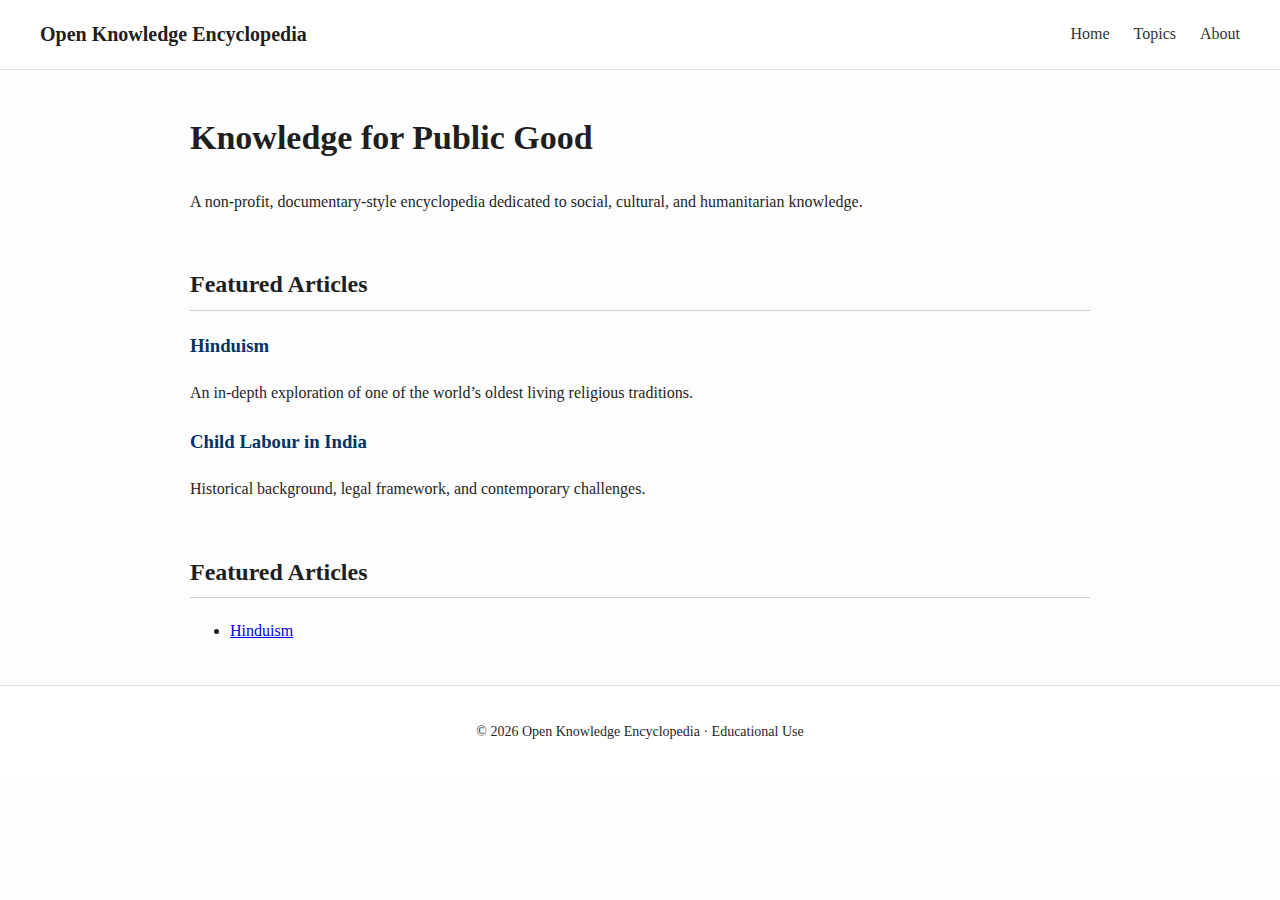
<file: index.html>
<!DOCTYPE html>
<html lang="en">
<head>
  <meta charset="UTF-8">
  <title>Sanskriti knowledge</title>
  <link rel="stylesheet" href="style.css">
</head>
<body>

<header class="topbar">
  <div class="logo">Open Knowledge Encyclopedia</div>
  <nav>
    <a href="#">Home</a>
    <a href="#">Topics</a>
    <a href="#">About</a>
  </nav>
</header>

<main class="home">

  <section class="intro">
    <h1>Knowledge for Public Good</h1>
    <p>
      A non-profit, documentary-style encyclopedia dedicated to social,
      cultural, and humanitarian knowledge.
    </p>
  </section>

  <section class="featured">
    <h2>Featured Articles</h2>

    <article>
      <h3><a href="article.html">Hinduism</a></h3>
      <p>
        An in-depth exploration of one of the world’s oldest living religious
        traditions.
      </p>
    </article>

    <article>
      <h3><a href="article.html">Child Labour in India</a></h3>
      <p>
        Historical background, legal framework, and contemporary challenges.
      </p>
    </article>
    <h2>Featured Articles</h2>
<ul>
  <li><a href="hinduism.html">Hinduism</a></li>
</ul>


  </section>

</main>

<footer class="footer">
  <p>© 2026 Open Knowledge Encyclopedia · Educational Use</p>
</footer>

</body>
</html>
</file>
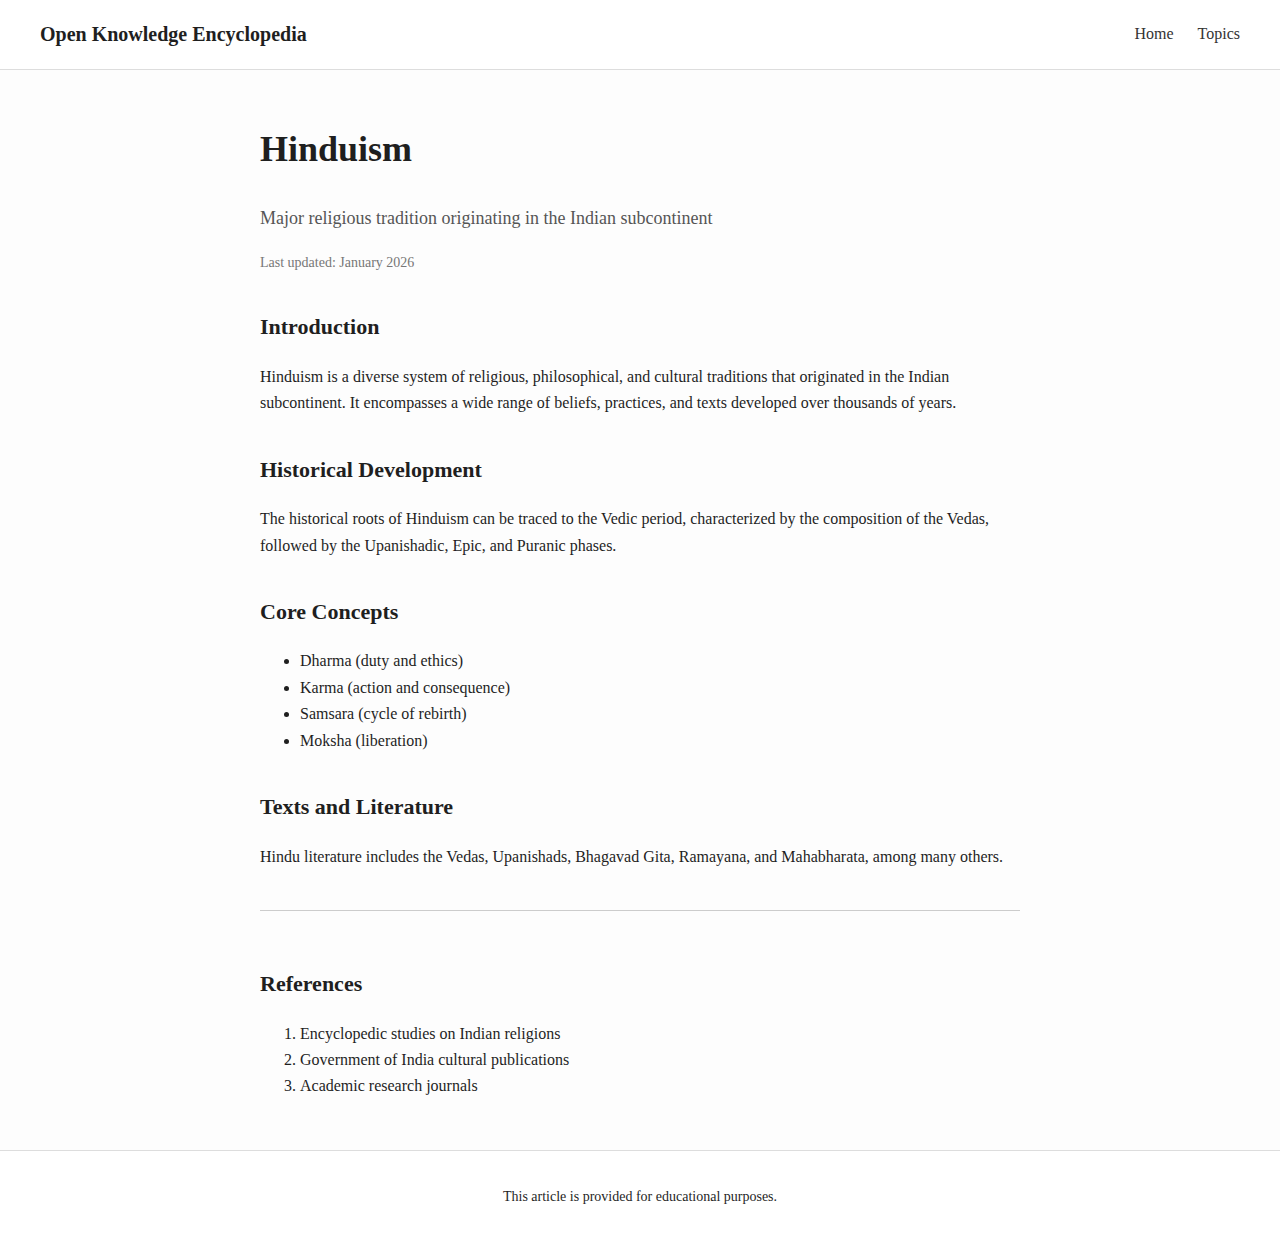
<file: article.html>
<!DOCTYPE html>
<html lang="en">
<head>
  <meta charset="UTF-8">
  <title>Hinduism | Open Knowledge Encyclopedia</title>
  <link rel="stylesheet" href="style.css">
</head>
<body>

<header class="topbar">
  <div class="logo">Open Knowledge Encyclopedia</div>
  <nav>
    <a href="index.html">Home</a>
    <a href="#">Topics</a>
  </nav>
</header>

<main class="article-page">

  <article class="article-content">

    <h1>Hinduism</h1>
    <p class="subtitle">
      Major religious tradition originating in the Indian subcontinent
    </p>

    <p class="meta">
      Last updated: January 2026
    </p>

    <section>
      <h2>Introduction</h2>
      <p>
        Hinduism is a diverse system of religious, philosophical, and cultural
        traditions that originated in the Indian subcontinent. It encompasses
        a wide range of beliefs, practices, and texts developed over thousands
        of years.
      </p>
    </section>

    <section>
      <h2>Historical Development</h2>
      <p>
        The historical roots of Hinduism can be traced to the Vedic period,
        characterized by the composition of the Vedas, followed by the
        Upanishadic, Epic, and Puranic phases.
      </p>
    </section>

    <section>
      <h2>Core Concepts</h2>
      <ul>
        <li>Dharma (duty and ethics)</li>
        <li>Karma (action and consequence)</li>
        <li>Samsara (cycle of rebirth)</li>
        <li>Moksha (liberation)</li>
      </ul>
    </section>

    <section>
      <h2>Texts and Literature</h2>
      <p>
        Hindu literature includes the Vedas, Upanishads, Bhagavad Gita, Ramayana,
        and Mahabharata, among many others.
      </p>
    </section>

    <section class="references">
      <h2>References</h2>
      <ol>
        <li>Encyclopedic studies on Indian religions</li>
        <li>Government of India cultural publications</li>
        <li>Academic research journals</li>
      </ol>
    </section>

  </article>

</main>

<footer class="footer">
  <p>This article is provided for educational purposes.</p>
</footer>

</body>
</html>
</file>
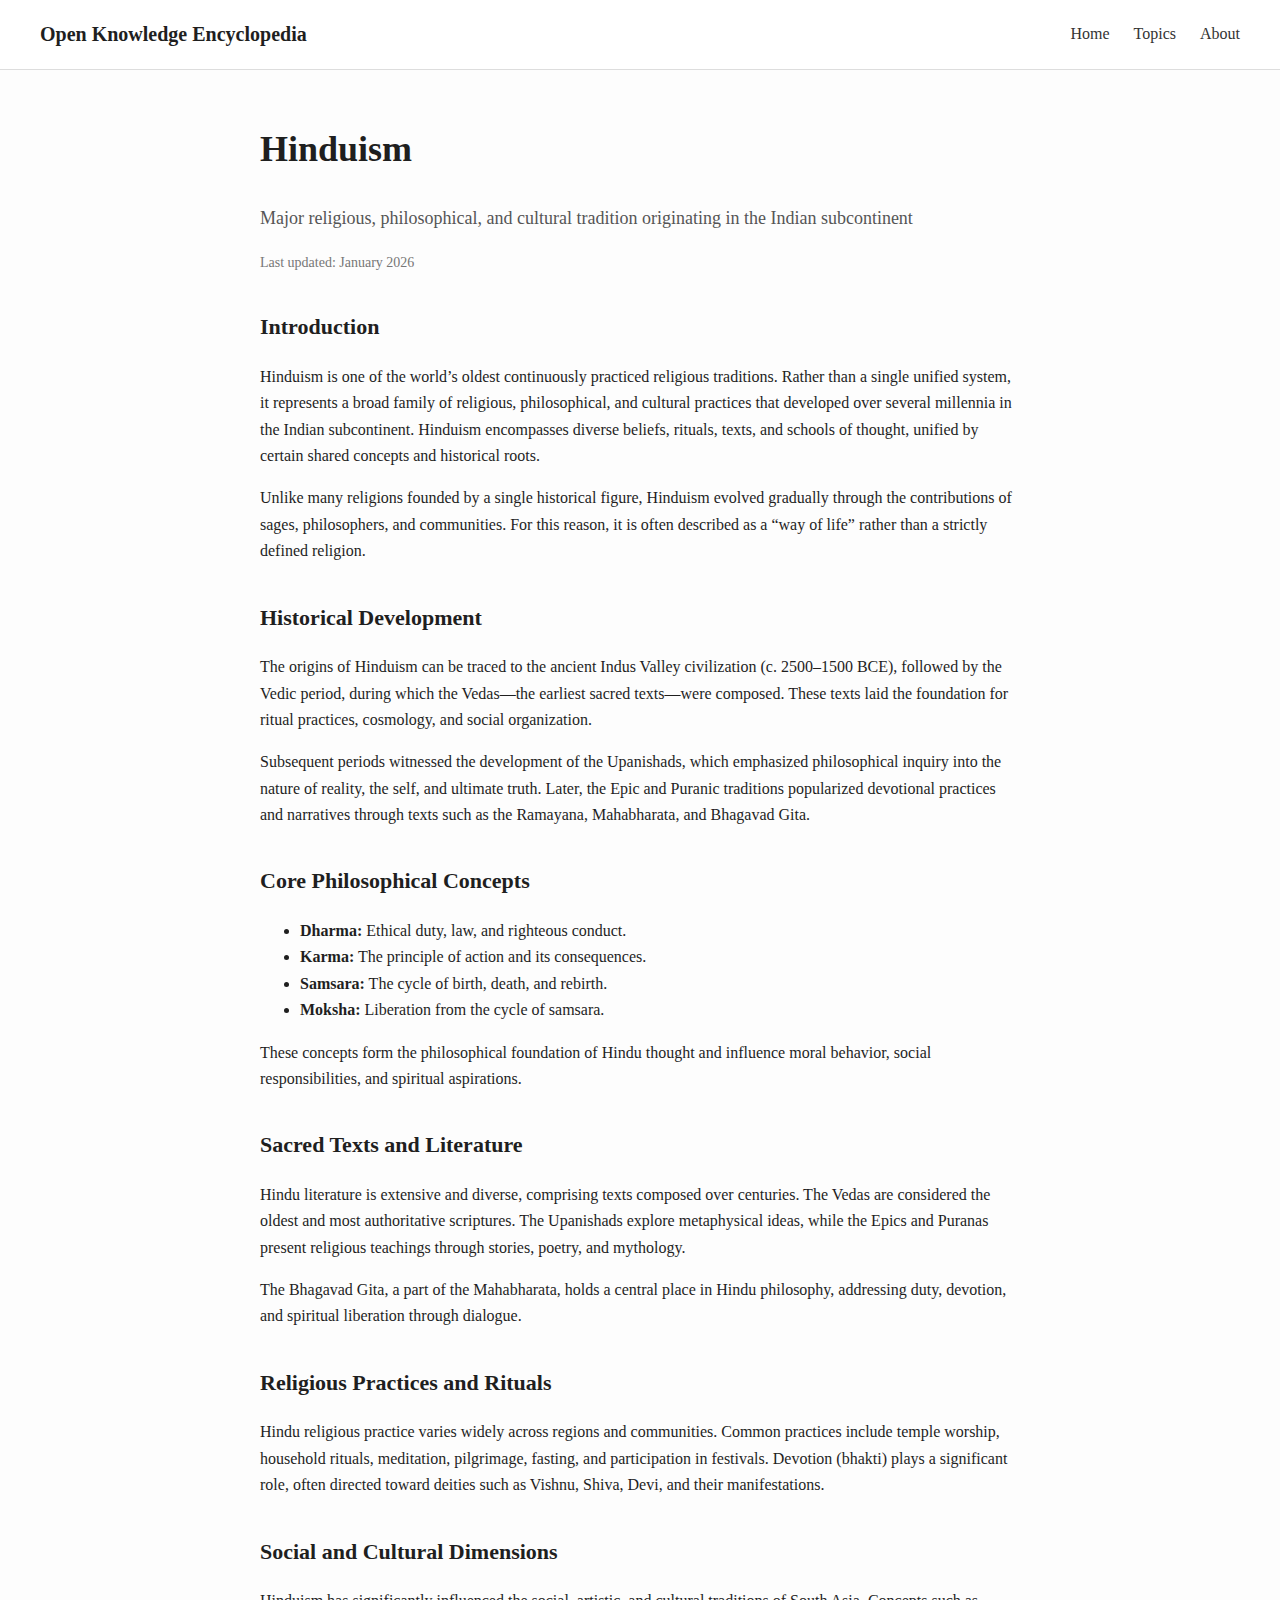
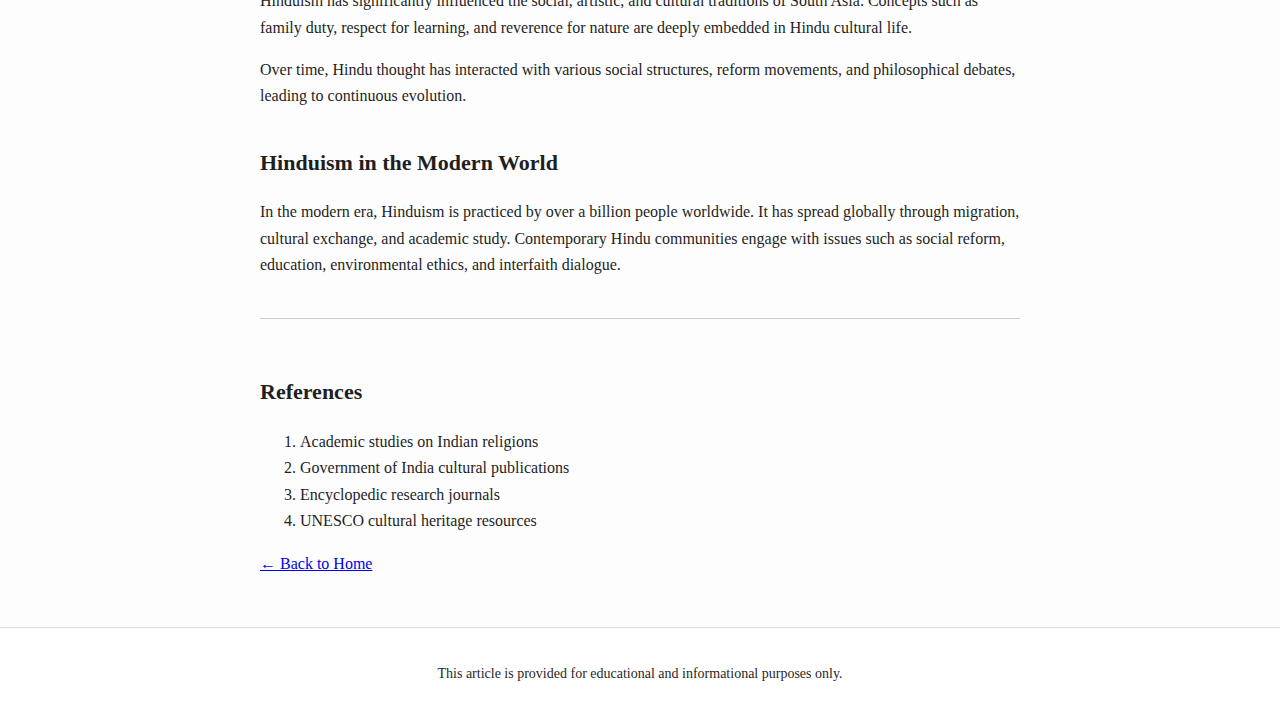
<file: hinduism.html>
<!DOCTYPE html>
<html lang="en">
<head>
  <meta charset="UTF-8">
  <title>Hinduism | Open Knowledge Encyclopedia</title>
  <link rel="stylesheet" href="style.css">
</head>
<body>

<header class="topbar">
  <div class="logo">Open Knowledge Encyclopedia</div>
  <nav>
    <a href="index.html">Home</a>
    <a href="#">Topics</a>
    <a href="#">About</a>
  </nav>
</header>

<main class="article-page">

  <article class="article-content">

    <h1>Hinduism</h1>
    <p class="subtitle">
      Major religious, philosophical, and cultural tradition originating in the Indian subcontinent
    </p>

    <p class="meta">
      Last updated: January 2026
    </p>

    <!-- INTRODUCTION -->
    <section>
      <h2>Introduction</h2>
      <p>
        Hinduism is one of the world’s oldest continuously practiced religious traditions.
        Rather than a single unified system, it represents a broad family of religious,
        philosophical, and cultural practices that developed over several millennia in
        the Indian subcontinent. Hinduism encompasses diverse beliefs, rituals, texts,
        and schools of thought, unified by certain shared concepts and historical roots.
      </p>
      <p>
        Unlike many religions founded by a single historical figure, Hinduism evolved
        gradually through the contributions of sages, philosophers, and communities.
        For this reason, it is often described as a “way of life” rather than a strictly
        defined religion.
      </p>
    </section>

    <!-- HISTORICAL DEVELOPMENT -->
    <section>
      <h2>Historical Development</h2>
      <p>
        The origins of Hinduism can be traced to the ancient Indus Valley civilization
        (c. 2500–1500 BCE), followed by the Vedic period, during which the Vedas—the
        earliest sacred texts—were composed. These texts laid the foundation for ritual
        practices, cosmology, and social organization.
      </p>
      <p>
        Subsequent periods witnessed the development of the Upanishads, which emphasized
        philosophical inquiry into the nature of reality, the self, and ultimate truth.
        Later, the Epic and Puranic traditions popularized devotional practices and
        narratives through texts such as the Ramayana, Mahabharata, and Bhagavad Gita.
      </p>
    </section>

    <!-- CORE PHILOSOPHICAL CONCEPTS -->
    <section>
      <h2>Core Philosophical Concepts</h2>
      <ul>
        <li><strong>Dharma:</strong> Ethical duty, law, and righteous conduct.</li>
        <li><strong>Karma:</strong> The principle of action and its consequences.</li>
        <li><strong>Samsara:</strong> The cycle of birth, death, and rebirth.</li>
        <li><strong>Moksha:</strong> Liberation from the cycle of samsara.</li>
      </ul>
      <p>
        These concepts form the philosophical foundation of Hindu thought and influence
        moral behavior, social responsibilities, and spiritual aspirations.
      </p>
    </section>

    <!-- SCRIPTURES AND TEXTS -->
    <section>
      <h2>Sacred Texts and Literature</h2>
      <p>
        Hindu literature is extensive and diverse, comprising texts composed over
        centuries. The Vedas are considered the oldest and most authoritative scriptures.
        The Upanishads explore metaphysical ideas, while the Epics and Puranas present
        religious teachings through stories, poetry, and mythology.
      </p>
      <p>
        The Bhagavad Gita, a part of the Mahabharata, holds a central place in Hindu
        philosophy, addressing duty, devotion, and spiritual liberation through dialogue.
      </p>
    </section>

    <!-- PRACTICES AND RITUALS -->
    <section>
      <h2>Religious Practices and Rituals</h2>
      <p>
        Hindu religious practice varies widely across regions and communities. Common
        practices include temple worship, household rituals, meditation, pilgrimage,
        fasting, and participation in festivals. Devotion (bhakti) plays a significant
        role, often directed toward deities such as Vishnu, Shiva, Devi, and their
        manifestations.
      </p>
    </section>

    <!-- SOCIAL AND CULTURAL DIMENSIONS -->
    <section>
      <h2>Social and Cultural Dimensions</h2>
      <p>
        Hinduism has significantly influenced the social, artistic, and cultural
        traditions of South Asia. Concepts such as family duty, respect for learning,
        and reverence for nature are deeply embedded in Hindu cultural life.
      </p>
      <p>
        Over time, Hindu thought has interacted with various social structures,
        reform movements, and philosophical debates, leading to continuous evolution.
      </p>
    </section>

    <!-- MODERN CONTEXT -->
    <section>
      <h2>Hinduism in the Modern World</h2>
      <p>
        In the modern era, Hinduism is practiced by over a billion people worldwide.
        It has spread globally through migration, cultural exchange, and academic study.
        Contemporary Hindu communities engage with issues such as social reform,
        education, environmental ethics, and interfaith dialogue.
      </p>
    </section>

    <!-- REFERENCES -->
    <section class="references">
      <h2>References</h2>
      <ol>
        <li>Academic studies on Indian religions</li>
        <li>Government of India cultural publications</li>
        <li>Encyclopedic research journals</li>
        <li>UNESCO cultural heritage resources</li>
      </ol>
    </section>

    <p>
      <a href="index.html">← Back to Home</a>
    </p>

  </article>

</main>

<footer class="footer">
  <p>This article is provided for educational and informational purposes only.</p>
</footer>

</body>
</html>
</file>
<file: style.css>
/* Base */
body {
  margin: 0;
  font-family: "Georgia", "Times New Roman", serif;
  background-color: #fdfdfd;
  color: #1f1f1f;
  line-height: 1.65;
}

/* Top Bar */
.topbar {
  display: flex;
  justify-content: space-between;
  align-items: center;
  padding: 18px 40px;
  border-bottom: 1px solid #ddd;
  background: #ffffff;
}

.logo {
  font-size: 20px;
  font-weight: bold;
}

.topbar nav a {
  margin-left: 20px;
  text-decoration: none;
  color: #333;
}

/* Home */
.home {
  max-width: 900px;
  margin: 40px auto;
  padding: 0 20px;
}

.intro h1 {
  font-size: 34px;
}

.featured h2 {
  margin-top: 50px;
  border-bottom: 1px solid #ccc;
  padding-bottom: 5px;
}

.featured article {
  margin-top: 20px;
}

.featured h3 a {
  color: #003366;
  text-decoration: none;
}

/* Article Page */
.article-page {
  max-width: 760px;
  margin: 50px auto;
  padding: 0 20px;
}

.article-content h1 {
  font-size: 36px;
}

.subtitle {
  font-size: 18px;
  color: #555;
}

.meta {
  font-size: 14px;
  color: #777;
  margin-bottom: 30px;
}

.article-content h2 {
  margin-top: 35px;
  font-size: 22px;
}

.references {
  margin-top: 40px;
  border-top: 1px solid #ccc;
  padding-top: 20px;
}

/* Footer */
.footer {
  text-align: center;
  padding: 20px;
  font-size: 14px;
  border-top: 1px solid #ddd;
  background: #ffffff;
}
</file>
